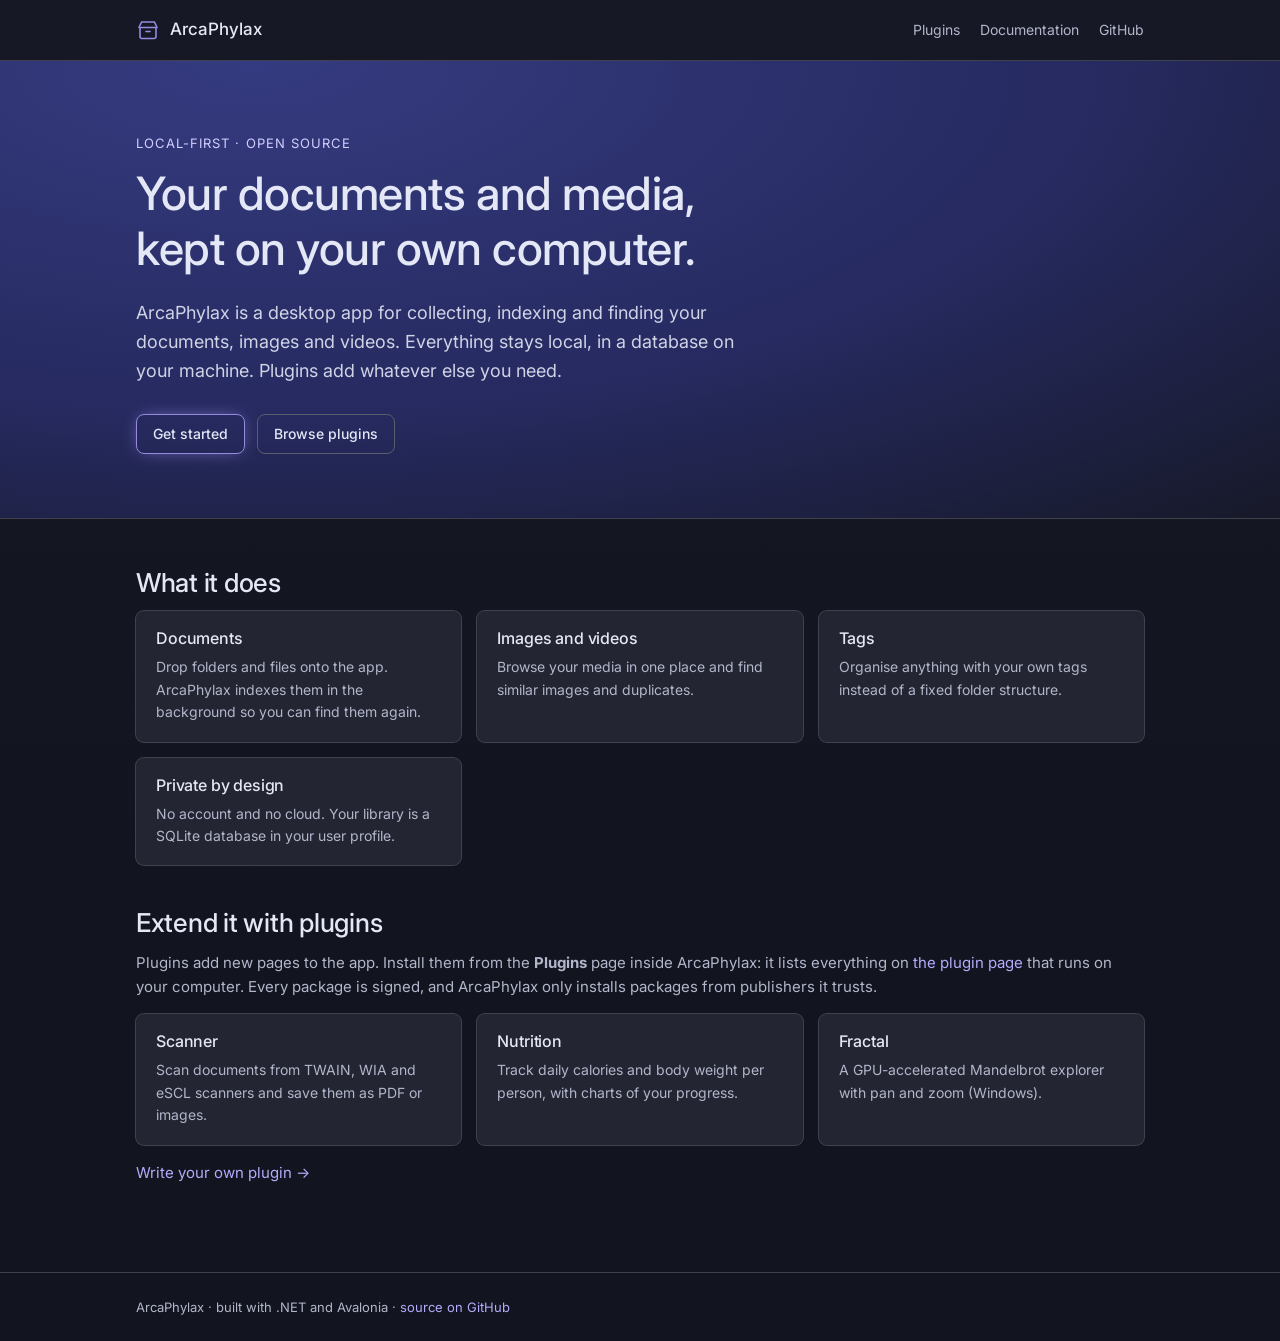
<file: site/index.html>
<!doctype html>
<html lang="en">
<head>
  <meta charset="utf-8">
  <meta name="viewport" content="width=device-width, initial-scale=1">
  <title>ArcaPhylax</title>
  <meta name="description" content="ArcaPhylax keeps your documents and media on your own computer, and plugins add more to it.">
  <link rel="icon" href="assets/logo.svg" type="image/svg+xml">
  <link rel="preconnect" href="https://fonts.googleapis.com">
  <link rel="preconnect" href="https://fonts.gstatic.com" crossorigin>
  <link rel="stylesheet" href="https://fonts.googleapis.com/css2?family=Inter:wght@400;500&display=swap">
  <link rel="stylesheet" href="assets/site.css">
</head>
<body>
  <header class="site-header">
    <div class="wrap">
      <a class="brand" href="./"><img src="assets/logo.svg" width="24" height="24" alt="">ArcaPhylax</a>
      <nav class="site-nav">
        <a href="plugins.html">Plugins</a>
        <a href="docs/">Documentation</a>
        <a href="https://github.com/FreeApophis/ArcaPhylax">GitHub</a>
      </nav>
    </div>
  </header>

  <section class="hero">
    <div class="wrap">
      <div class="eyebrow">Local-first · open source</div>
      <h1>Your documents and media,<br>kept on your own computer.</h1>
      <p class="lead">
        ArcaPhylax is a desktop app for collecting, indexing and finding your documents, images and videos.
        Everything stays local, in a database on your machine. Plugins add whatever else you need.
      </p>
      <div class="actions">
        <a class="button primary" href="docs/#getting-started">Get started</a>
        <a class="button" href="plugins.html">Browse plugins</a>
      </div>
    </div>
  </section>

  <main>
    <div class="wrap">
      <h2 style="margin-top:0">What it does</h2>
      <div class="grid">
        <div class="card">
          <h3>Documents</h3>
          <p>Drop folders and files onto the app. ArcaPhylax indexes them in the background so you can find them again.</p>
        </div>
        <div class="card">
          <h3>Images and videos</h3>
          <p>Browse your media in one place and find similar images and duplicates.</p>
        </div>
        <div class="card">
          <h3>Tags</h3>
          <p>Organise anything with your own tags instead of a fixed folder structure.</p>
        </div>
        <div class="card">
          <h3>Private by design</h3>
          <p>No account and no cloud. Your library is a SQLite database in your user profile.</p>
        </div>
      </div>

      <h2>Extend it with plugins</h2>
      <p class="muted">
        Plugins add new pages to the app. Install them from the <strong>Plugins</strong> page inside ArcaPhylax:
        it lists everything on <a href="plugins.html">the plugin page</a> that runs on your computer. Every package
        is signed, and ArcaPhylax only installs packages from publishers it trusts.
      </p>
      <div class="grid" id="featured-plugins">
        <div class="card">
          <h3>Scanner</h3>
          <p>Scan documents from TWAIN, WIA and eSCL scanners and save them as PDF or images.</p>
        </div>
        <div class="card">
          <h3>Nutrition</h3>
          <p>Track daily calories and body weight per person, with charts of your progress.</p>
        </div>
        <div class="card">
          <h3>Fractal</h3>
          <p>A GPU-accelerated Mandelbrot explorer with pan and zoom (Windows).</p>
        </div>
      </div>
      <p style="margin-top:16px"><a href="docs/#writing-a-plugin">Write your own plugin →</a></p>
    </div>
  </main>

  <footer class="site-footer">
    <div class="wrap">ArcaPhylax · built with .NET and Avalonia · <a href="https://github.com/FreeApophis/ArcaPhylax">source on GitHub</a></div>
  </footer>
</body>
</html>
</file>
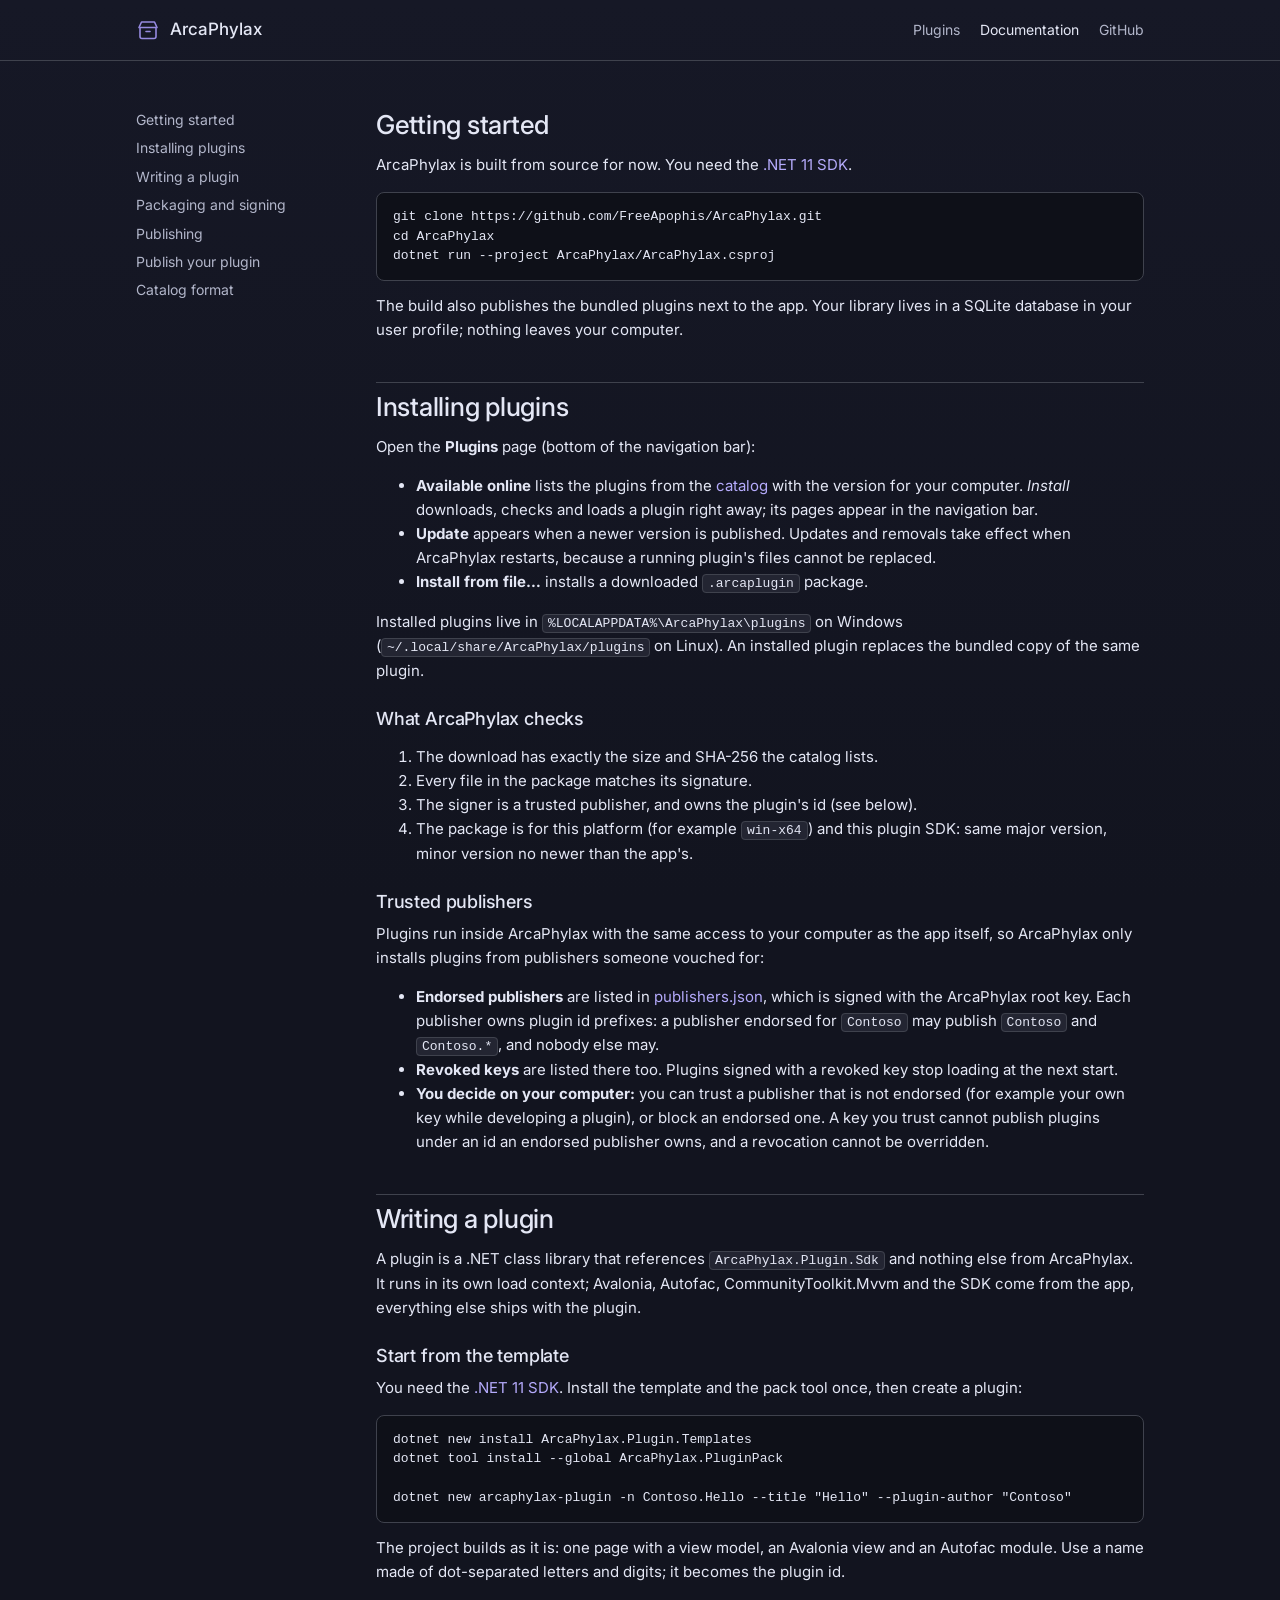
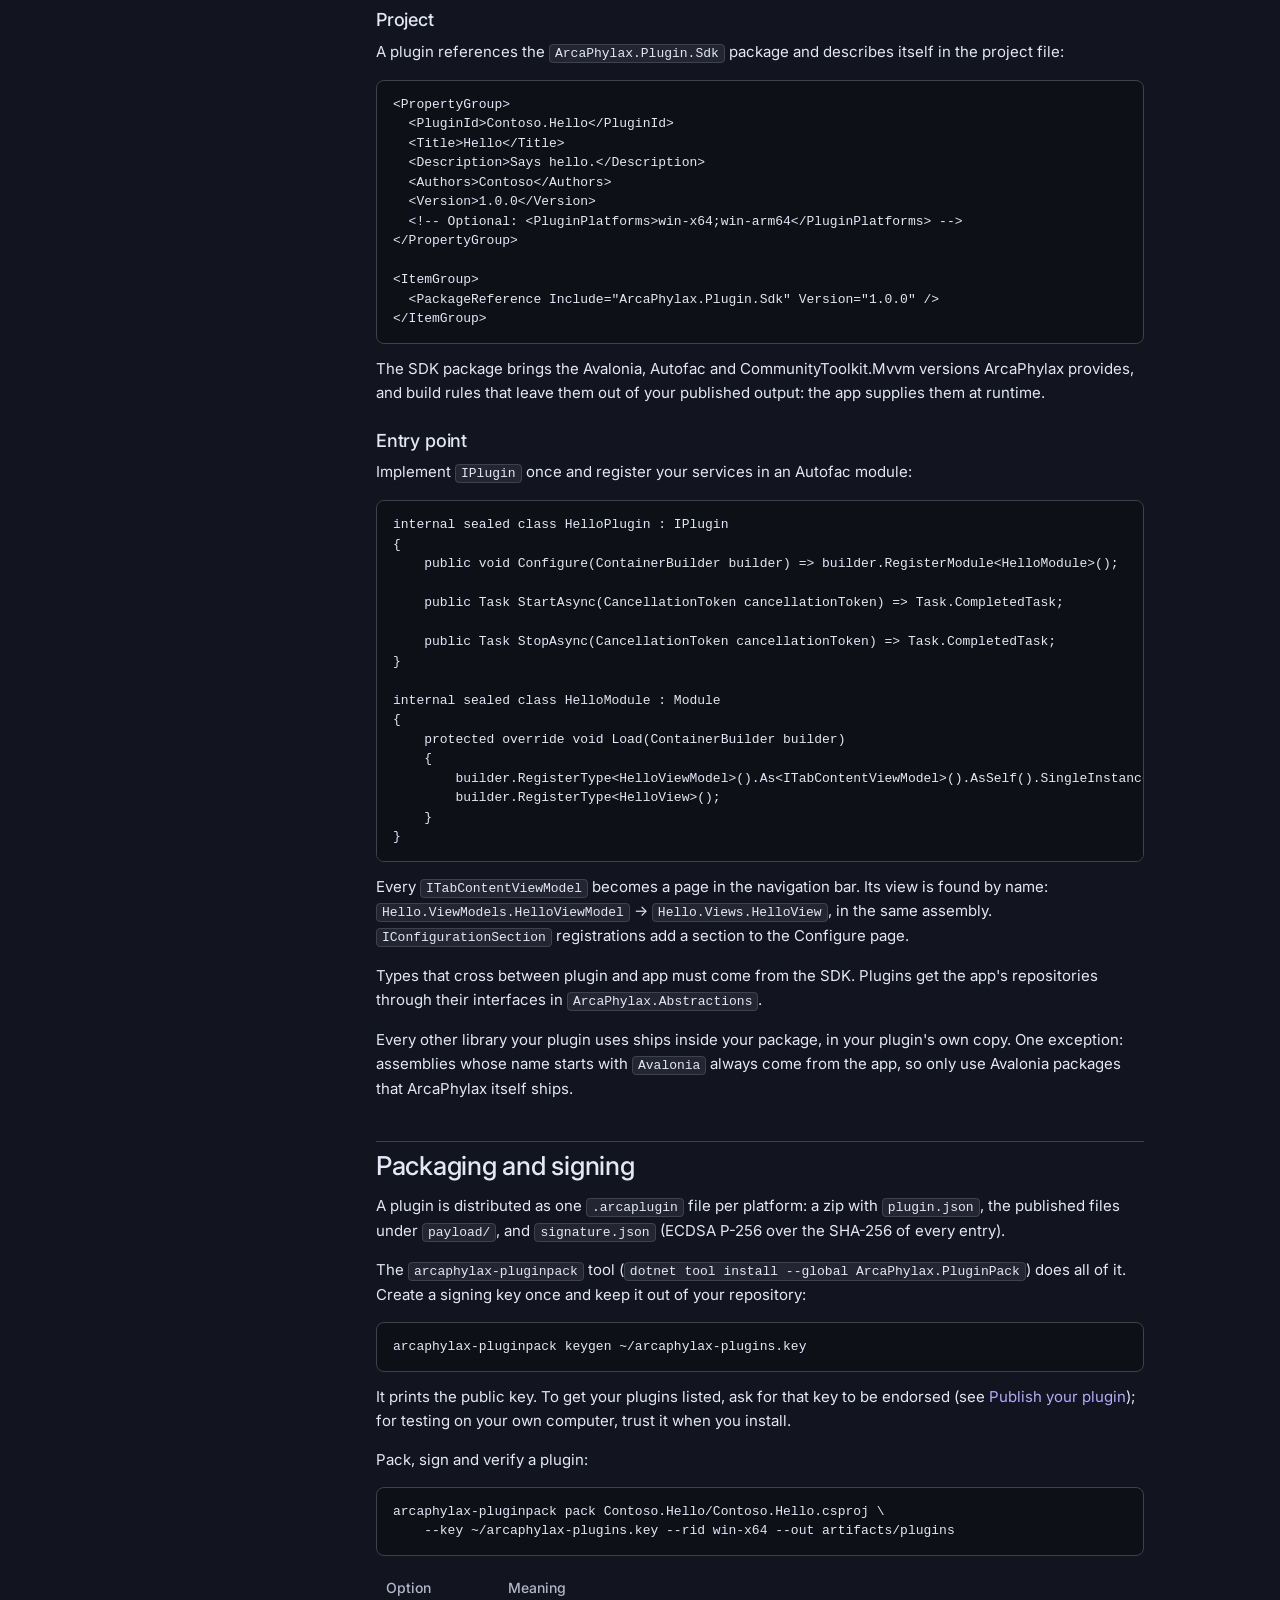
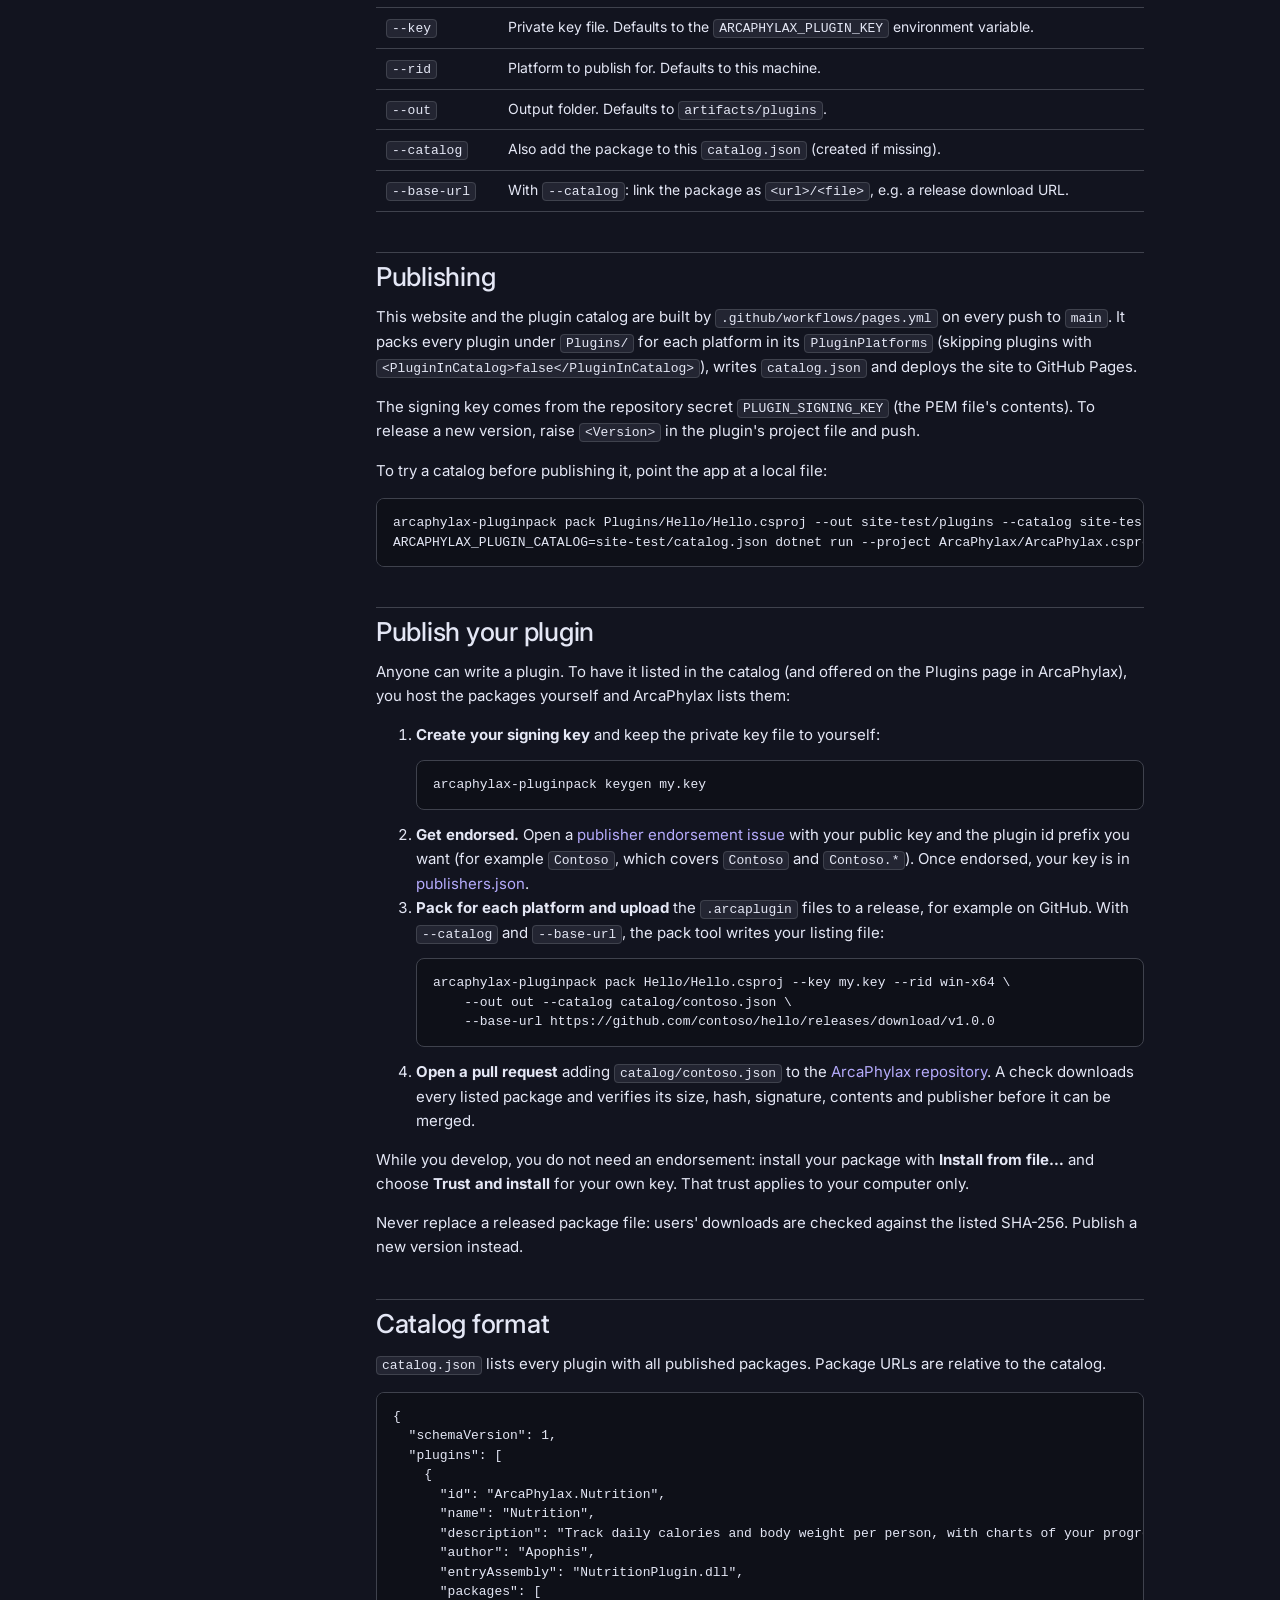
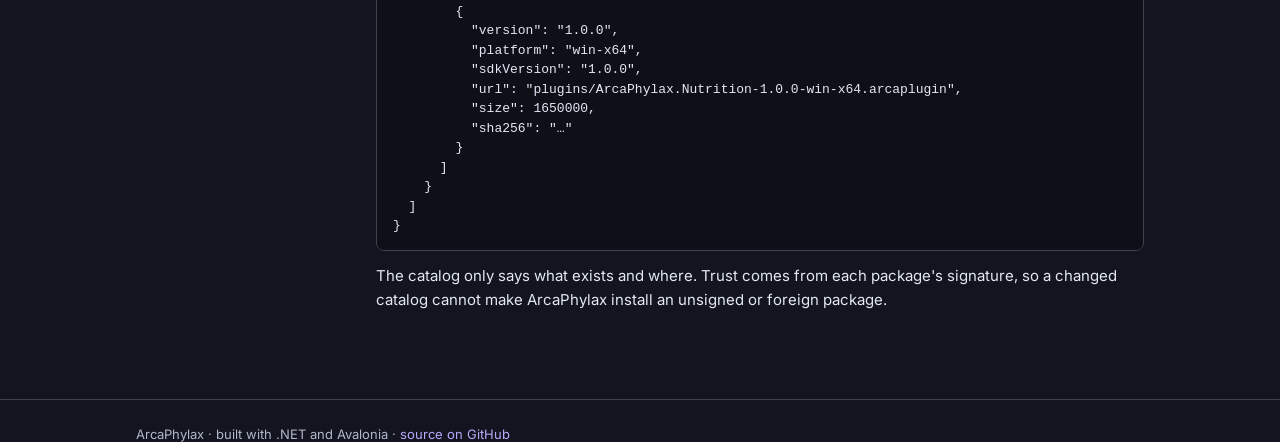
<file: site/docs/index.html>
<!doctype html>
<html lang="en">
<head>
  <meta charset="utf-8">
  <meta name="viewport" content="width=device-width, initial-scale=1">
  <title>ArcaPhylax Documentation</title>
  <meta name="description" content="Getting started with ArcaPhylax, installing plugins, and writing, signing and publishing your own.">
  <link rel="icon" href="../assets/logo.svg" type="image/svg+xml">
  <link rel="preconnect" href="https://fonts.googleapis.com">
  <link rel="preconnect" href="https://fonts.gstatic.com" crossorigin>
  <link rel="stylesheet" href="https://fonts.googleapis.com/css2?family=Inter:wght@400;500&display=swap">
  <link rel="stylesheet" href="../assets/site.css">
</head>
<body>
  <header class="site-header">
    <div class="wrap">
      <a class="brand" href="../"><img src="../assets/logo.svg" width="24" height="24" alt="">ArcaPhylax</a>
      <nav class="site-nav">
        <a href="../plugins.html">Plugins</a>
        <a href="./" aria-current="page">Documentation</a>
        <a href="https://github.com/FreeApophis/ArcaPhylax">GitHub</a>
      </nav>
    </div>
  </header>

  <main>
    <div class="wrap docs">
      <nav aria-label="Contents">
        <ol>
          <li><a href="#getting-started">Getting started</a></li>
          <li><a href="#installing-plugins">Installing plugins</a></li>
          <li><a href="#writing-a-plugin">Writing a plugin</a></li>
          <li><a href="#packaging">Packaging and signing</a></li>
          <li><a href="#publishing">Publishing</a></li>
          <li><a href="#publish-your-plugin">Publish your plugin</a></li>
          <li><a href="#catalog-format">Catalog format</a></li>
        </ol>
      </nav>

      <article>
        <section id="getting-started">
          <h2>Getting started</h2>
          <p>ArcaPhylax is built from source for now. You need the <a href="https://dotnet.microsoft.com/download">.NET 11 SDK</a>.</p>
<pre><code>git clone https://github.com/FreeApophis/ArcaPhylax.git
cd ArcaPhylax
dotnet run --project ArcaPhylax/ArcaPhylax.csproj</code></pre>
          <p>The build also publishes the bundled plugins next to the app. Your library lives in a SQLite database in your user profile; nothing leaves your computer.</p>
        </section>

        <section id="installing-plugins">
          <h2>Installing plugins</h2>
          <p>Open the <strong>Plugins</strong> page (bottom of the navigation bar):</p>
          <ul>
            <li><strong>Available online</strong> lists the plugins from the <a href="../plugins.html">catalog</a> with the version for your computer. <em>Install</em> downloads, checks and loads a plugin right away; its pages appear in the navigation bar.</li>
            <li><strong>Update</strong> appears when a newer version is published. Updates and removals take effect when ArcaPhylax restarts, because a running plugin's files cannot be replaced.</li>
            <li><strong>Install from file…</strong> installs a downloaded <code>.arcaplugin</code> package.</li>
          </ul>
          <p>Installed plugins live in <code>%LOCALAPPDATA%\ArcaPhylax\plugins</code> on Windows (<code>~/.local/share/ArcaPhylax/plugins</code> on Linux). An installed plugin replaces the bundled copy of the same plugin.</p>
          <h3>What ArcaPhylax checks</h3>
          <ol>
            <li>The download has exactly the size and SHA-256 the catalog lists.</li>
            <li>Every file in the package matches its signature.</li>
            <li>The signer is a trusted publisher, and owns the plugin's id (see below).</li>
            <li>The package is for this platform (for example <code>win-x64</code>) and this plugin SDK: same major version, minor version no newer than the app's.</li>
          </ol>
          <h3>Trusted publishers</h3>
          <p>Plugins run inside ArcaPhylax with the same access to your computer as the app itself, so ArcaPhylax only installs plugins from publishers someone vouched for:</p>
          <ul>
            <li><strong>Endorsed publishers</strong> are listed in <a href="../publishers.json">publishers.json</a>, which is signed with the ArcaPhylax root key. Each publisher owns plugin id prefixes: a publisher endorsed for <code>Contoso</code> may publish <code>Contoso</code> and <code>Contoso.*</code>, and nobody else may.</li>
            <li><strong>Revoked keys</strong> are listed there too. Plugins signed with a revoked key stop loading at the next start.</li>
            <li><strong>You decide on your computer:</strong> you can trust a publisher that is not endorsed (for example your own key while developing a plugin), or block an endorsed one. A key you trust cannot publish plugins under an id an endorsed publisher owns, and a revocation cannot be overridden.</li>
          </ul>
        </section>

        <section id="writing-a-plugin">
          <h2>Writing a plugin</h2>
          <p>A plugin is a .NET class library that references <code>ArcaPhylax.Plugin.Sdk</code> and nothing else from ArcaPhylax. It runs in its own load context; Avalonia, Autofac, CommunityToolkit.Mvvm and the SDK come from the app, everything else ships with the plugin.</p>
          <h3>Start from the template</h3>
          <p>You need the <a href="https://dotnet.microsoft.com/download">.NET 11 SDK</a>. Install the template and the pack tool once, then create a plugin:</p>
<pre><code>dotnet new install ArcaPhylax.Plugin.Templates
dotnet tool install --global ArcaPhylax.PluginPack

dotnet new arcaphylax-plugin -n Contoso.Hello --title "Hello" --plugin-author "Contoso"</code></pre>
          <p>The project builds as it is: one page with a view model, an Avalonia view and an Autofac module. Use a name made of dot-separated letters and digits; it becomes the plugin id.</p>
          <h3>Project</h3>
          <p>A plugin references the <code>ArcaPhylax.Plugin.Sdk</code> package and describes itself in the project file:</p>
<pre><code>&lt;PropertyGroup&gt;
  &lt;PluginId&gt;Contoso.Hello&lt;/PluginId&gt;
  &lt;Title&gt;Hello&lt;/Title&gt;
  &lt;Description&gt;Says hello.&lt;/Description&gt;
  &lt;Authors&gt;Contoso&lt;/Authors&gt;
  &lt;Version&gt;1.0.0&lt;/Version&gt;
  &lt;!-- Optional: &lt;PluginPlatforms&gt;win-x64;win-arm64&lt;/PluginPlatforms&gt; --&gt;
&lt;/PropertyGroup&gt;

&lt;ItemGroup&gt;
  &lt;PackageReference Include="ArcaPhylax.Plugin.Sdk" Version="1.0.0" /&gt;
&lt;/ItemGroup&gt;</code></pre>
          <p>The SDK package brings the Avalonia, Autofac and CommunityToolkit.Mvvm versions ArcaPhylax provides, and build rules that leave them out of your published output: the app supplies them at runtime.</p>
          <h3>Entry point</h3>
          <p>Implement <code>IPlugin</code> once and register your services in an Autofac module:</p>
<pre><code>internal sealed class HelloPlugin : IPlugin
{
    public void Configure(ContainerBuilder builder) =&gt; builder.RegisterModule&lt;HelloModule&gt;();

    public Task StartAsync(CancellationToken cancellationToken) =&gt; Task.CompletedTask;

    public Task StopAsync(CancellationToken cancellationToken) =&gt; Task.CompletedTask;
}

internal sealed class HelloModule : Module
{
    protected override void Load(ContainerBuilder builder)
    {
        builder.RegisterType&lt;HelloViewModel&gt;().As&lt;ITabContentViewModel&gt;().AsSelf().SingleInstance();
        builder.RegisterType&lt;HelloView&gt;();
    }
}</code></pre>
          <p>Every <code>ITabContentViewModel</code> becomes a page in the navigation bar. Its view is found by name: <code>Hello.ViewModels.HelloViewModel</code> → <code>Hello.Views.HelloView</code>, in the same assembly. <code>IConfigurationSection</code> registrations add a section to the Configure page.</p>
          <p>Types that cross between plugin and app must come from the SDK. Plugins get the app's repositories through their interfaces in <code>ArcaPhylax.Abstractions</code>.</p>
          <p>Every other library your plugin uses ships inside your package, in your plugin's own copy. One exception: assemblies whose name starts with <code>Avalonia</code> always come from the app, so only use Avalonia packages that ArcaPhylax itself ships.</p>
        </section>

        <section id="packaging">
          <h2>Packaging and signing</h2>
          <p>A plugin is distributed as one <code>.arcaplugin</code> file per platform: a zip with <code>plugin.json</code>, the published files under <code>payload/</code>, and <code>signature.json</code> (ECDSA P-256 over the SHA-256 of every entry).</p>
          <p>The <code>arcaphylax-pluginpack</code> tool (<code>dotnet tool install --global ArcaPhylax.PluginPack</code>) does all of it. Create a signing key once and keep it out of your repository:</p>
<pre><code>arcaphylax-pluginpack keygen ~/arcaphylax-plugins.key</code></pre>
          <p>It prints the public key. To get your plugins listed, ask for that key to be endorsed (see <a href="#publish-your-plugin">Publish your plugin</a>); for testing on your own computer, trust it when you install.</p>
          <p>Pack, sign and verify a plugin:</p>
<pre><code>arcaphylax-pluginpack pack Contoso.Hello/Contoso.Hello.csproj \
    --key ~/arcaphylax-plugins.key --rid win-x64 --out artifacts/plugins</code></pre>
          <table>
            <tr><th>Option</th><th>Meaning</th></tr>
            <tr><td><code>--key</code></td><td>Private key file. Defaults to the <code>ARCAPHYLAX_PLUGIN_KEY</code> environment variable.</td></tr>
            <tr><td><code>--rid</code></td><td>Platform to publish for. Defaults to this machine.</td></tr>
            <tr><td><code>--out</code></td><td>Output folder. Defaults to <code>artifacts/plugins</code>.</td></tr>
            <tr><td><code>--catalog</code></td><td>Also add the package to this <code>catalog.json</code> (created if missing).</td></tr>
            <tr><td><code>--base-url</code></td><td>With <code>--catalog</code>: link the package as <code>&lt;url&gt;/&lt;file&gt;</code>, e.g. a release download URL.</td></tr>
          </table>
        </section>

        <section id="publishing">
          <h2>Publishing</h2>
          <p>This website and the plugin catalog are built by <code>.github/workflows/pages.yml</code> on every push to <code>main</code>. It packs every plugin under <code>Plugins/</code> for each platform in its <code>PluginPlatforms</code> (skipping plugins with <code>&lt;PluginInCatalog&gt;false&lt;/PluginInCatalog&gt;</code>), writes <code>catalog.json</code> and deploys the site to GitHub Pages.</p>
          <p>The signing key comes from the repository secret <code>PLUGIN_SIGNING_KEY</code> (the PEM file's contents). To release a new version, raise <code>&lt;Version&gt;</code> in the plugin's project file and push.</p>
          <p>To try a catalog before publishing it, point the app at a local file:</p>
<pre><code>arcaphylax-pluginpack pack Plugins/Hello/Hello.csproj --out site-test/plugins --catalog site-test/catalog.json
ARCAPHYLAX_PLUGIN_CATALOG=site-test/catalog.json dotnet run --project ArcaPhylax/ArcaPhylax.csproj</code></pre>
        </section>

        <section id="publish-your-plugin">
          <h2>Publish your plugin</h2>
          <p>Anyone can write a plugin. To have it listed in the catalog (and offered on the Plugins page in ArcaPhylax), you host the packages yourself and ArcaPhylax lists them:</p>
          <ol>
            <li>
              <strong>Create your signing key</strong> and keep the private key file to yourself:
<pre><code>arcaphylax-pluginpack keygen my.key</code></pre>
            </li>
            <li>
              <strong>Get endorsed.</strong> Open a <a href="https://github.com/FreeApophis/ArcaPhylax/issues/new?template=publisher-endorsement.yml">publisher endorsement issue</a> with your public key and the plugin id prefix you want (for example <code>Contoso</code>, which covers <code>Contoso</code> and <code>Contoso.*</code>). Once endorsed, your key is in <a href="../publishers.json">publishers.json</a>.
            </li>
            <li>
              <strong>Pack for each platform and upload</strong> the <code>.arcaplugin</code> files to a release, for example on GitHub. With <code>--catalog</code> and <code>--base-url</code>, the pack tool writes your listing file:
<pre><code>arcaphylax-pluginpack pack Hello/Hello.csproj --key my.key --rid win-x64 \
    --out out --catalog catalog/contoso.json \
    --base-url https://github.com/contoso/hello/releases/download/v1.0.0</code></pre>
            </li>
            <li>
              <strong>Open a pull request</strong> adding <code>catalog/contoso.json</code> to the <a href="https://github.com/FreeApophis/ArcaPhylax">ArcaPhylax repository</a>. A check downloads every listed package and verifies its size, hash, signature, contents and publisher before it can be merged.
            </li>
          </ol>
          <p>While you develop, you do not need an endorsement: install your package with <strong>Install from file…</strong> and choose <strong>Trust and install</strong> for your own key. That trust applies to your computer only.</p>
          <p>Never replace a released package file: users' downloads are checked against the listed SHA-256. Publish a new version instead.</p>
        </section>

        <section id="catalog-format">
          <h2>Catalog format</h2>
          <p><code>catalog.json</code> lists every plugin with all published packages. Package URLs are relative to the catalog.</p>
<pre><code>{
  "schemaVersion": 1,
  "plugins": [
    {
      "id": "ArcaPhylax.Nutrition",
      "name": "Nutrition",
      "description": "Track daily calories and body weight per person, with charts of your progress.",
      "author": "Apophis",
      "entryAssembly": "NutritionPlugin.dll",
      "packages": [
        {
          "version": "1.0.0",
          "platform": "win-x64",
          "sdkVersion": "1.0.0",
          "url": "plugins/ArcaPhylax.Nutrition-1.0.0-win-x64.arcaplugin",
          "size": 1650000,
          "sha256": "…"
        }
      ]
    }
  ]
}</code></pre>
          <p>The catalog only says what exists and where. Trust comes from each package's signature, so a changed catalog cannot make ArcaPhylax install an unsigned or foreign package.</p>
        </section>
      </article>
    </div>
  </main>

  <footer class="site-footer">
    <div class="wrap">ArcaPhylax · built with .NET and Avalonia · <a href="https://github.com/FreeApophis/ArcaPhylax">source on GitHub</a></div>
  </footer>
</body>
</html>
</file>
<file: site/assets/site.css>
/* ArcaPhylax website. Tokens follow the app's Nocturne theme (ArcaPhylax/Themes/ThemeBrushes.axaml):
   a near-neutral blue-grey ground, Inter at weight 500 for headings, 8px radii, and the accent used as a
   line and a glow, never as a flood. */
:root {
  color-scheme: dark;

  --neutral-300: #CFD3E5;
  --neutral-400: #B2B6CA;
  --neutral-500: #9397AB;
  --neutral-700: #595D6C;
  --neutral-800: #3F424D;
  --accent-300: #D2CEFD;
  --accent-400: #B5ABFC;
  --accent-500: #968AE0;
  --accent-900: #2B2741;
  --section: #262A60;
  --section-glow: #353B80;

  --ground-top: #161826;
  --ground-bottom: #12141F;
  --card: #232532;
  --text: #E4E7F5;
  --text-muted: var(--neutral-400);
  --line: var(--neutral-800);

  --radius-sm: 4px;
  --radius-md: 8px;
  --radius-lg: 14px;
  --font: "Inter", "Segoe UI Variable Text", "Segoe UI", system-ui, sans-serif;
  --mono: "JetBrains Mono", "Cascadia Code", Consolas, monospace;
  --page: 1040px;
}

* { box-sizing: border-box; }

html { background: var(--ground-bottom); }

body {
  margin: 0;
  min-height: 100vh;
  background: linear-gradient(var(--ground-top), var(--ground-bottom)) fixed;
  color: var(--text);
  font: 400 15px/1.6 var(--font);
  -webkit-font-smoothing: antialiased;
}

a { color: var(--accent-400); text-decoration: none; }
a:hover { color: var(--accent-300); text-decoration: underline; }

h1, h2, h3, h4 { font-weight: 500; line-height: 1.2; margin: 0 0 0.5em; letter-spacing: -0.01em; }
h1 { font-size: clamp(32px, 6vw, 46px); }
h2 { font-size: 26px; margin-top: 1.6em; }
h3 { font-size: 18px; margin-top: 1.4em; }
p { margin: 0 0 1em; }

code, pre { font-family: var(--mono); font-size: 13px; }
code { background: var(--card); border: 1px solid var(--line); border-radius: var(--radius-sm); padding: 1px 5px; }
pre {
  background: #0E1018;
  border: 1px solid var(--line);
  border-radius: var(--radius-md);
  padding: 14px 16px;
  overflow-x: auto;
  line-height: 1.5;
}
pre code { background: none; border: 0; padding: 0; }

.wrap { max-width: var(--page); margin: 0 auto; padding: 0 16px; }

/* Header */
.site-header { border-bottom: 1px solid var(--line); }
.site-header .wrap { display: flex; align-items: center; gap: 24px; height: 60px; }
.brand { display: flex; align-items: center; gap: 10px; color: var(--text); font-weight: 500; font-size: 17px; }
.brand:hover { color: var(--text); text-decoration: none; }
.brand svg { color: var(--accent-500); }
.site-nav { display: flex; gap: 20px; margin-left: auto; font-size: 14px; }
.site-nav a { color: var(--text-muted); }
.site-nav a:hover, .site-nav a[aria-current="page"] { color: var(--text); text-decoration: none; }

/* Hero: the one full-bleed section band Nocturne allows. */
.hero {
  background: radial-gradient(120% 140% at 20% 0%, var(--section-glow), var(--section) 55%, var(--ground-top));
  border-bottom: 1px solid var(--line);
  padding: 72px 0 64px;
}
.hero p.lead { font-size: 18px; color: var(--neutral-300); max-width: 620px; }
.eyebrow { color: var(--accent-300); font-size: 13px; letter-spacing: 0.08em; text-transform: uppercase; margin-bottom: 12px; }

/* Buttons: primary is an accent outline, never a fill. */
.actions { display: flex; flex-wrap: wrap; gap: 12px; margin-top: 28px; }
.button {
  display: inline-flex; align-items: center; gap: 8px;
  padding: 8px 16px;
  border-radius: var(--radius-md);
  border: 1px solid var(--neutral-700);
  color: var(--text);
  font-size: 14px; font-weight: 500;
}
.button:hover { text-decoration: none; color: var(--text); border-color: var(--neutral-500); }
.button.primary { border-color: var(--accent-500); box-shadow: 0 0 18px -6px var(--accent-500); }
.button.primary:hover { border-color: var(--accent-400); box-shadow: 0 0 22px -4px var(--accent-500); }

main { padding: 48px 0 72px; }

.grid { display: grid; gap: 16px; grid-template-columns: repeat(auto-fill, minmax(280px, 1fr)); }
.card {
  background: var(--card);
  border-radius: var(--radius-md);
  box-shadow: 0 0 0 1px var(--line);
  padding: 18px 20px;
}
.card h3 { margin-top: 0; font-size: 16px; }
.card p { color: var(--text-muted); font-size: 14px; margin: 0; }

.muted { color: var(--text-muted); }
.small { font-size: 13px; }

/* Plugin list */
.plugin { display: flex; flex-direction: column; gap: 10px; }
.plugin header { display: flex; align-items: baseline; gap: 10px; }
.plugin header h3 { margin: 0; }
.plugin .version { color: var(--text-muted); font-size: 13px; }
.platforms { display: flex; flex-wrap: wrap; gap: 6px; }
.platform {
  display: inline-flex; gap: 6px; align-items: center;
  font-size: 12px; padding: 2px 8px;
  border: 1px solid var(--line); border-radius: 999px;
  color: var(--neutral-300);
}
.platform:hover { border-color: var(--accent-500); color: var(--text); text-decoration: none; }
.platform .size { color: var(--text-muted); }
.notice { border-left: 2px solid var(--accent-500); padding: 10px 14px; background: var(--accent-900); border-radius: 0 var(--radius-md) var(--radius-md) 0; }

/* Docs */
.docs { display: grid; grid-template-columns: 200px minmax(0, 1fr); gap: 40px; }
.docs nav { position: sticky; top: 24px; align-self: start; font-size: 14px; }
.docs nav ol { list-style: none; margin: 0; padding: 0; display: grid; gap: 6px; }
.docs nav a { color: var(--text-muted); }
.docs nav a:hover { color: var(--text); }
.docs article h2:first-child { margin-top: 0; }
.docs article section + section { border-top: 1px solid var(--line); margin-top: 40px; padding-top: 8px; }
table { border-collapse: collapse; width: 100%; font-size: 14px; margin-bottom: 1em; }
th, td { text-align: left; padding: 8px 10px; border-bottom: 1px solid var(--line); vertical-align: top; }
th { font-weight: 500; color: var(--text-muted); }

.site-footer { border-top: 1px solid var(--line); padding: 24px 0; color: var(--text-muted); font-size: 13px; }

@media (max-width: 720px) {
  .site-header .wrap { gap: 12px; }
  .site-nav { gap: 14px; }
  .hero { padding: 48px 0 40px; }
  .docs { grid-template-columns: 1fr; gap: 16px; }
  .docs nav { position: static; }
  .docs nav ol { display: flex; flex-wrap: wrap; gap: 6px 14px; }
}
</file>
